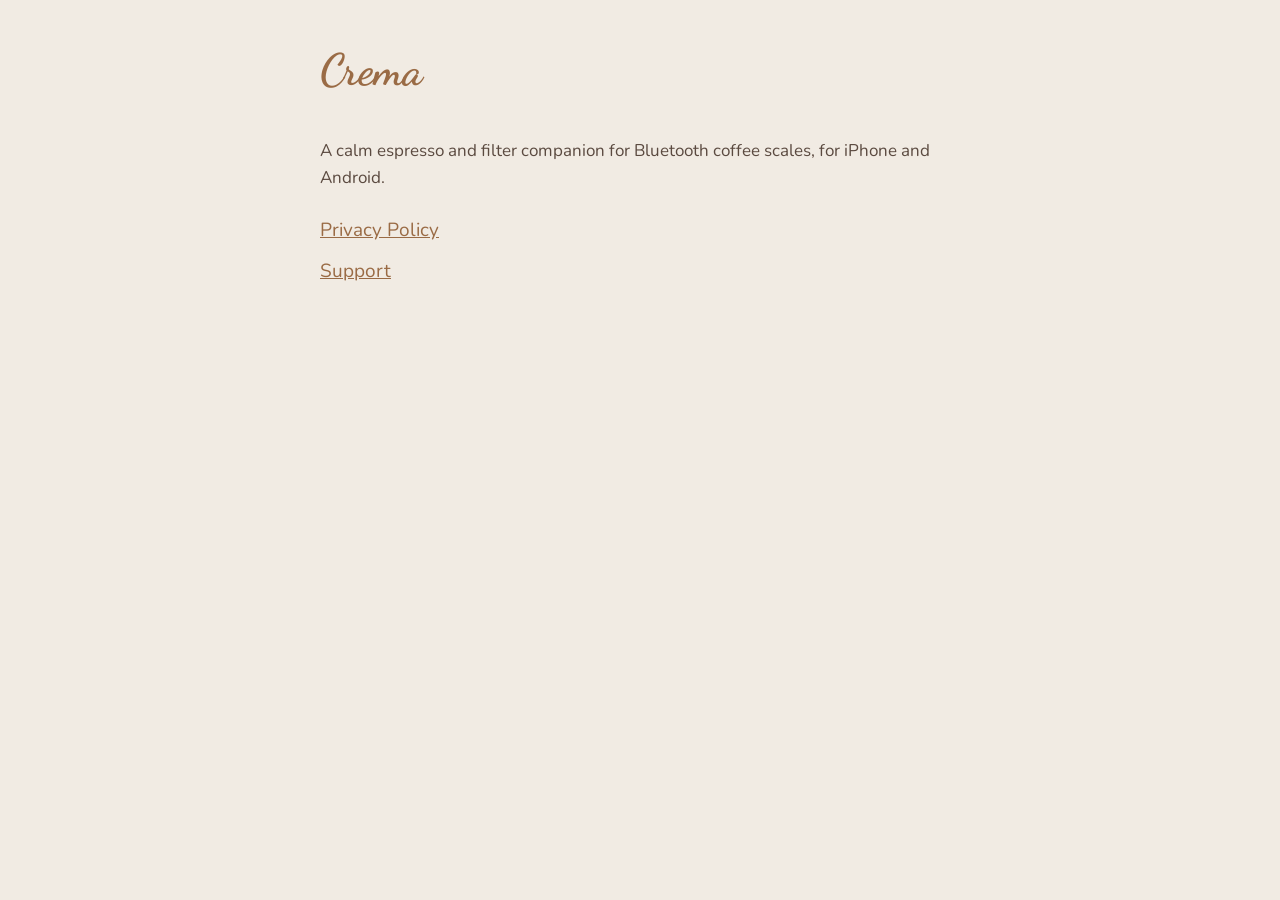
<file: index.html>
<!doctype html>
<html lang="en">
<head>
<title>Crema</title>
<meta charset="utf-8">
<meta name="viewport" content="width=device-width, initial-scale=1, viewport-fit=cover">
<link rel="preconnect" href="https://fonts.googleapis.com">
<link rel="preconnect" href="https://fonts.gstatic.com" crossorigin>
<link rel="stylesheet" href="https://fonts.googleapis.com/css2?family=Dancing+Script:wght@700&family=Fraunces:opsz,wght@9..144,600&family=Nunito:wght@500;700&display=swap">
<link rel="stylesheet" href="style.css">
<meta name="description" content="Crema, a calm espresso and filter companion for Bluetooth coffee scales.">
</head>
<body>
<main>
<a class="wordmark" href="./">Crema</a>
<p>A calm espresso and filter companion for Bluetooth coffee scales, for iPhone and Android.</p>
<ul class="links">
<li><a href="privacy.html">Privacy Policy</a></li>
<li><a href="support.html">Support</a></li>
</ul>
</main>
</body>
</html>
</file>
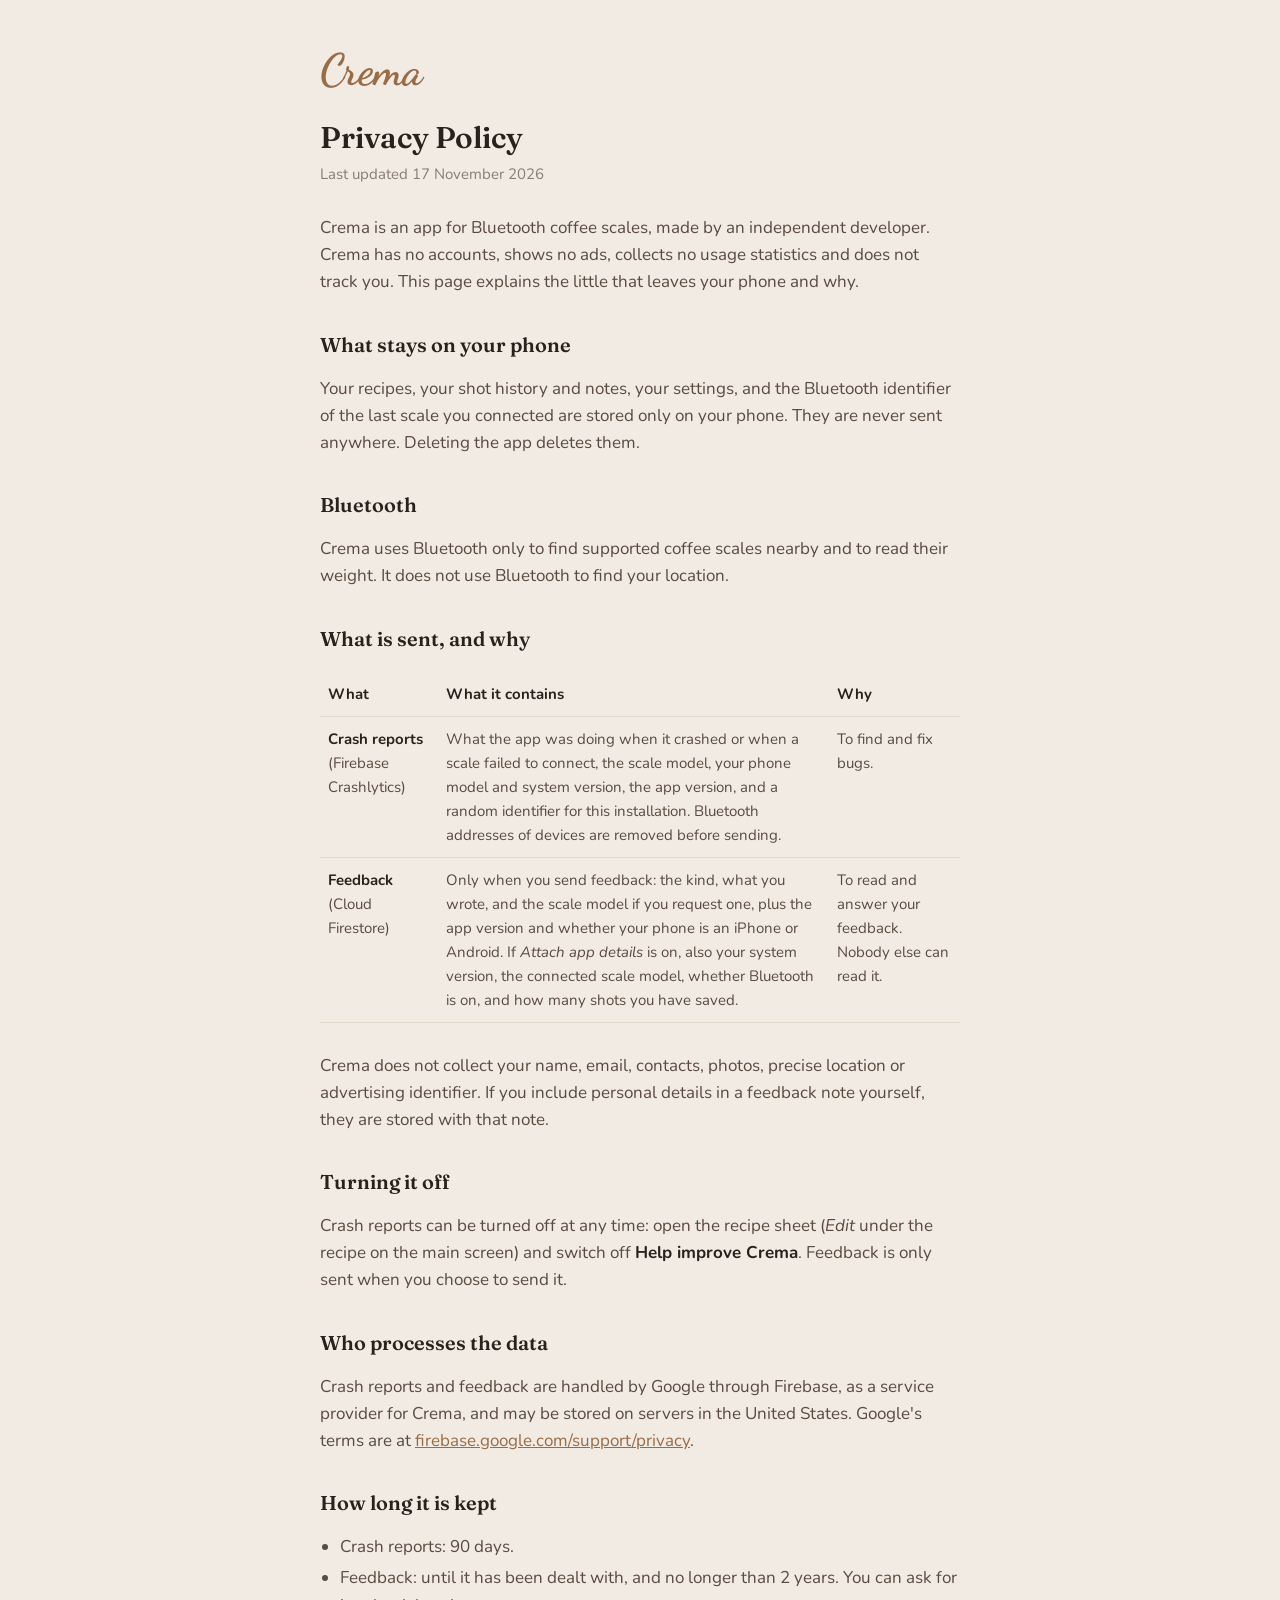
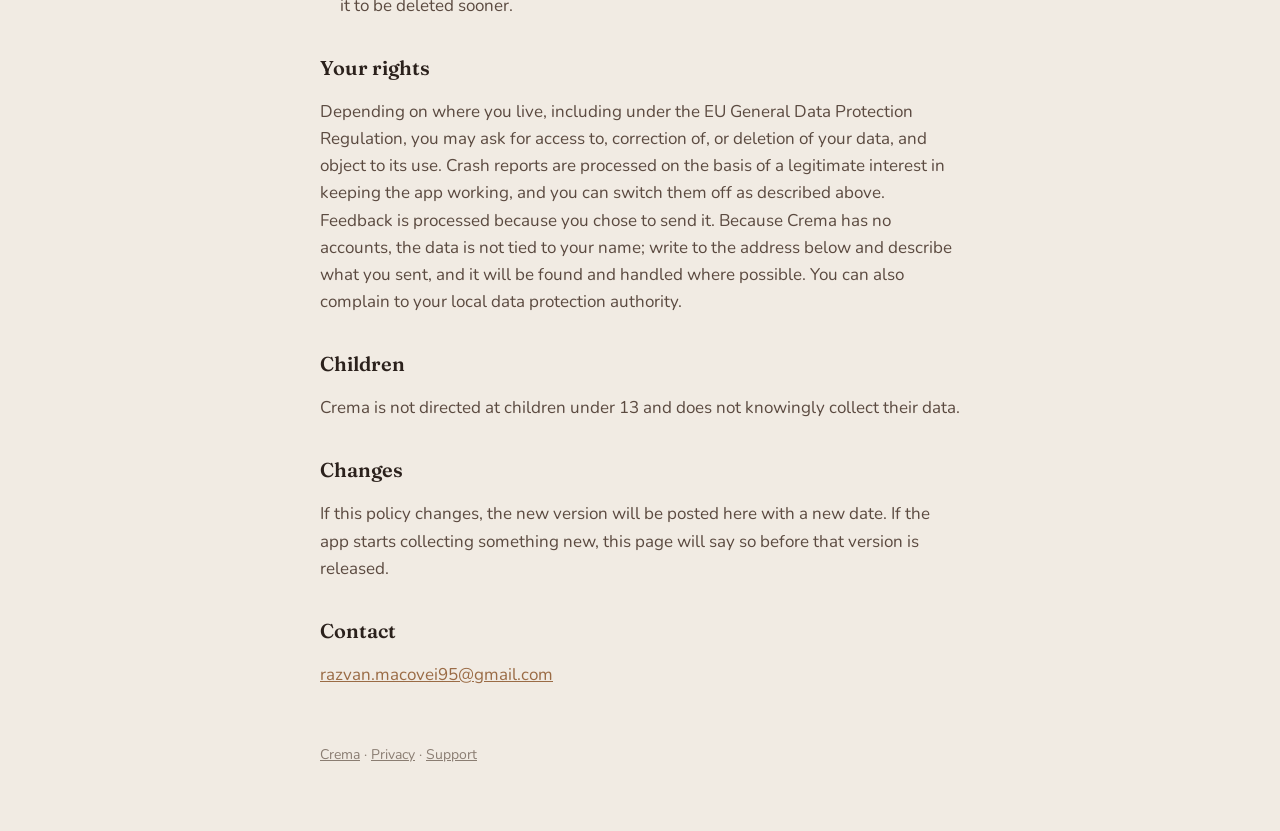
<file: privacy.html>
<!doctype html>
<html lang="en">
<head>
<title>Crema Privacy Policy</title>
<meta charset="utf-8">
<meta name="viewport" content="width=device-width, initial-scale=1, viewport-fit=cover">
<link rel="preconnect" href="https://fonts.googleapis.com">
<link rel="preconnect" href="https://fonts.gstatic.com" crossorigin>
<link rel="stylesheet" href="https://fonts.googleapis.com/css2?family=Dancing+Script:wght@700&family=Fraunces:opsz,wght@9..144,600&family=Nunito:wght@500;700&display=swap">
<link rel="stylesheet" href="style.css">
</head>
<body>
<main>
<a class="wordmark" href="./">Crema</a>
<h1>Privacy Policy</h1>
<p class="meta">Last updated 17 November 2026</p>

<p>Crema is an app for Bluetooth coffee scales, made by an independent developer. Crema has no accounts, shows no ads, collects no usage statistics and does not track you. This page explains the little that leaves your phone and why.</p>

<h2>What stays on your phone</h2>
<p>Your recipes, your shot history and notes, your settings, and the Bluetooth identifier of the last scale you connected are stored only on your phone. They are never sent anywhere. Deleting the app deletes them.</p>

<h2>Bluetooth</h2>
<p>Crema uses Bluetooth only to find supported coffee scales nearby and to read their weight. It does not use Bluetooth to find your location.</p>

<h2>What is sent, and why</h2>
<div class="table-wrap">
<table>
<tr><th>What</th><th>What it contains</th><th>Why</th></tr>
<tr><td><strong>Crash reports</strong> (Firebase Crashlytics)</td><td>What the app was doing when it crashed or when a scale failed to connect, the scale model, your phone model and system version, the app version, and a random identifier for this installation. Bluetooth addresses of devices are removed before sending.</td><td>To find and fix bugs.</td></tr>
<tr><td><strong>Feedback</strong> (Cloud Firestore)</td><td>Only when you send feedback: the kind, what you wrote, and the scale model if you request one, plus the app version and whether your phone is an iPhone or Android. If <em>Attach app details</em> is on, also your system version, the connected scale model, whether Bluetooth is on, and how many shots you have saved.</td><td>To read and answer your feedback. Nobody else can read it.</td></tr>
</table>
</div>
<p>Crema does not collect your name, email, contacts, photos, precise location or advertising identifier. If you include personal details in a feedback note yourself, they are stored with that note.</p>

<h2>Turning it off</h2>
<p>Crash reports can be turned off at any time: open the recipe sheet (<em>Edit</em> under the recipe on the main screen) and switch off <strong>Help improve Crema</strong>. Feedback is only sent when you choose to send it.</p>

<h2>Who processes the data</h2>
<p>Crash reports and feedback are handled by Google through Firebase, as a service provider for Crema, and may be stored on servers in the United States. Google's terms are at <a href="https://firebase.google.com/support/privacy">firebase.google.com/support/privacy</a>.</p>

<h2>How long it is kept</h2>
<ul>
<li>Crash reports: 90 days.</li>
<li>Feedback: until it has been dealt with, and no longer than 2 years. You can ask for it to be deleted sooner.</li>
</ul>

<h2>Your rights</h2>
<p>Depending on where you live, including under the EU General Data Protection Regulation, you may ask for access to, correction of, or deletion of your data, and object to its use. Crash reports are processed on the basis of a legitimate interest in keeping the app working, and you can switch them off as described above. Feedback is processed because you chose to send it. Because Crema has no accounts, the data is not tied to your name; write to the address below and describe what you sent, and it will be found and handled where possible. You can also complain to your local data protection authority.</p>

<h2>Children</h2>
<p>Crema is not directed at children under 13 and does not knowingly collect their data.</p>

<h2>Changes</h2>
<p>If this policy changes, the new version will be posted here with a new date. If the app starts collecting something new, this page will say so before that version is released.</p>

<h2>Contact</h2>
<p><a href="mailto:razvan.macovei95@gmail.com">razvan.macovei95@gmail.com</a></p>
<footer><a href="./">Crema</a> · <a href="privacy.html">Privacy</a> · <a href="support.html">Support</a></footer>
</main>
</body>
</html>
</file>
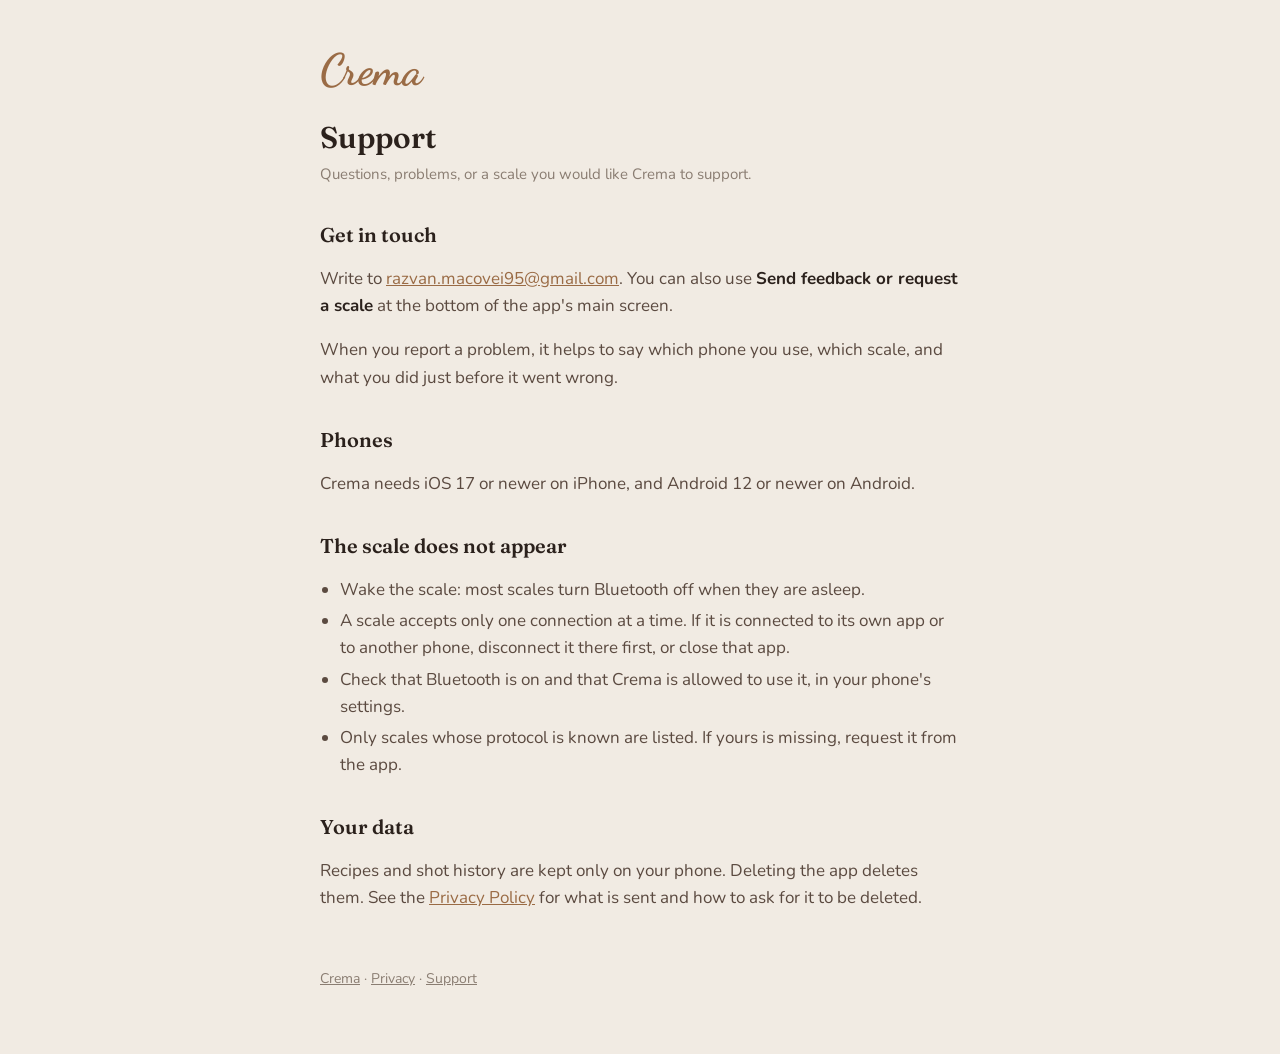
<file: support.html>
<!doctype html>
<html lang="en">
<head>
<title>Crema Support</title>
<meta charset="utf-8">
<meta name="viewport" content="width=device-width, initial-scale=1, viewport-fit=cover">
<link rel="preconnect" href="https://fonts.googleapis.com">
<link rel="preconnect" href="https://fonts.gstatic.com" crossorigin>
<link rel="stylesheet" href="https://fonts.googleapis.com/css2?family=Dancing+Script:wght@700&family=Fraunces:opsz,wght@9..144,600&family=Nunito:wght@500;700&display=swap">
<link rel="stylesheet" href="style.css">
</head>
<body>
<main>
<a class="wordmark" href="./">Crema</a>
<h1>Support</h1>
<p class="meta">Questions, problems, or a scale you would like Crema to support.</p>

<h2>Get in touch</h2>
<p>Write to <a href="mailto:razvan.macovei95@gmail.com">razvan.macovei95@gmail.com</a>. You can also use <strong>Send feedback or request a scale</strong> at the bottom of the app's main screen.</p>
<p>When you report a problem, it helps to say which phone you use, which scale, and what you did just before it went wrong.</p>

<h2>Phones</h2>
<p>Crema needs iOS 17 or newer on iPhone, and Android 12 or newer on Android.</p>

<h2>The scale does not appear</h2>
<ul>
<li>Wake the scale: most scales turn Bluetooth off when they are asleep.</li>
<li>A scale accepts only one connection at a time. If it is connected to its own app or to another phone, disconnect it there first, or close that app.</li>
<li>Check that Bluetooth is on and that Crema is allowed to use it, in your phone's settings.</li>
<li>Only scales whose protocol is known are listed. If yours is missing, request it from the app.</li>
</ul>

<h2>Your data</h2>
<p>Recipes and shot history are kept only on your phone. Deleting the app deletes them. See the <a href="privacy.html">Privacy Policy</a> for what is sent and how to ask for it to be deleted.</p>
<footer><a href="./">Crema</a> · <a href="privacy.html">Privacy</a> · <a href="support.html">Support</a></footer>
</main>
</body>
</html>
</file>
<file: style.css>
:root {
  --linen: #f1ebe3;
  --porcelain: #fbf7f1;
  --ink: #2b211c;
  --roast: #5b4a40;
  --haze: #8a7d72;
  --caramel: #9a6b45;
  --line: #e2d8cc;
}
* { box-sizing: border-box; }
html { background: var(--linen); }
body {
  margin: 0;
  color: var(--ink);
  font: 17px/1.6 "Nunito", ui-rounded, -apple-system, "Segoe UI", sans-serif;
  padding: 48px max(20px, env(safe-area-inset-right)) 64px max(20px, env(safe-area-inset-left));
}
main { max-width: 640px; margin: 0 auto; }
.wordmark {
  font: 700 44px/1 "Dancing Script", cursive;
  color: var(--caramel);
  text-decoration: none;
  display: inline-block;
  margin-bottom: 28px;
}
h1 { font: 600 30px/1.2 "Fraunces", Georgia, serif; margin: 0 0 6px; text-wrap: balance; }
h2 { font: 600 20px/1.3 "Fraunces", Georgia, serif; margin: 36px 0 8px; }
.meta { color: var(--haze); font-size: 15px; margin: 0 0 28px; }
p, li { color: var(--roast); }
ul { padding-left: 20px; }
li { margin: 4px 0; }
a { color: var(--caramel); }
strong { color: var(--ink); }
table { width: 100%; border-collapse: collapse; font-size: 15px; margin: 12px 0; }
th, td { text-align: left; vertical-align: top; padding: 10px 8px; border-bottom: 1px solid var(--line); }
th { color: var(--ink); font-weight: 700; }
td { color: var(--roast); }
.table-wrap { overflow-x: auto; }
.links { list-style: none; padding: 0; margin: 24px 0 0; }
.links li { margin: 10px 0; font-size: 19px; }
footer { margin-top: 56px; color: var(--haze); font-size: 14px; }
footer a { color: var(--haze); }
</file>
